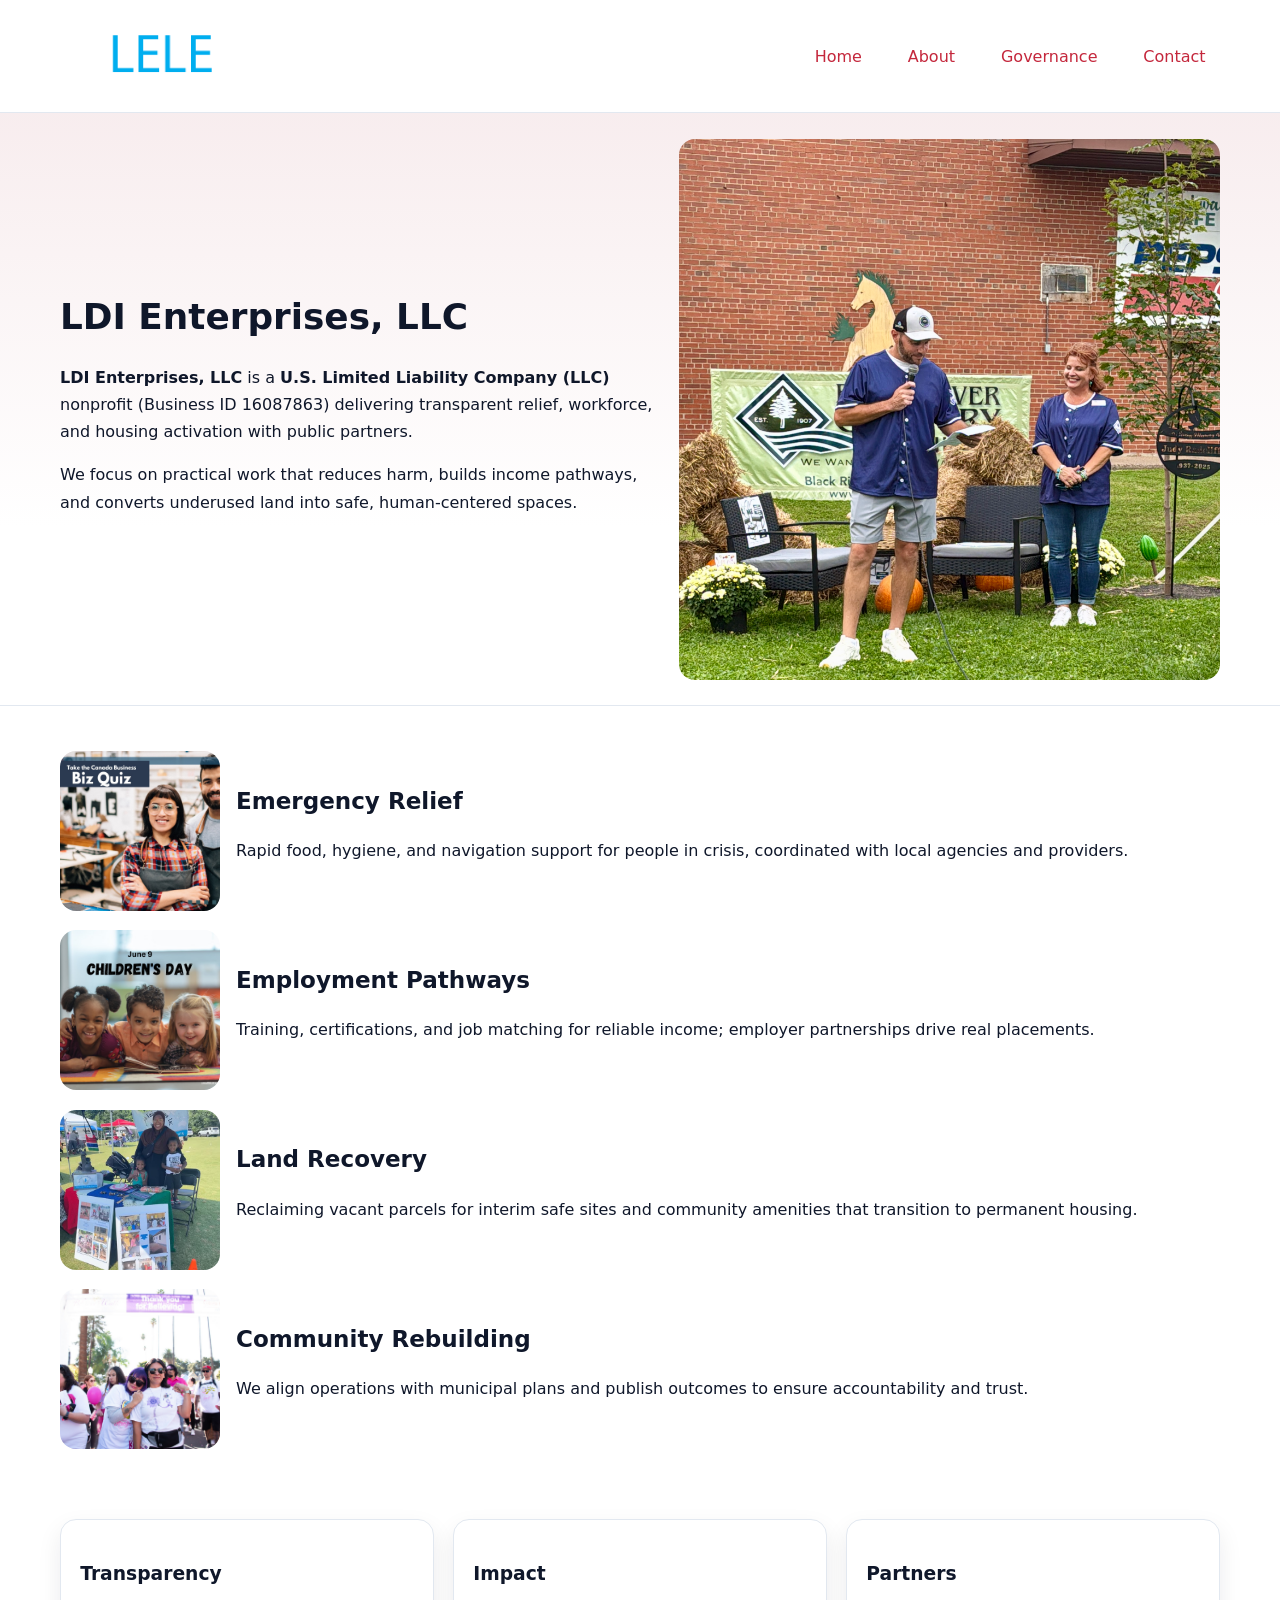
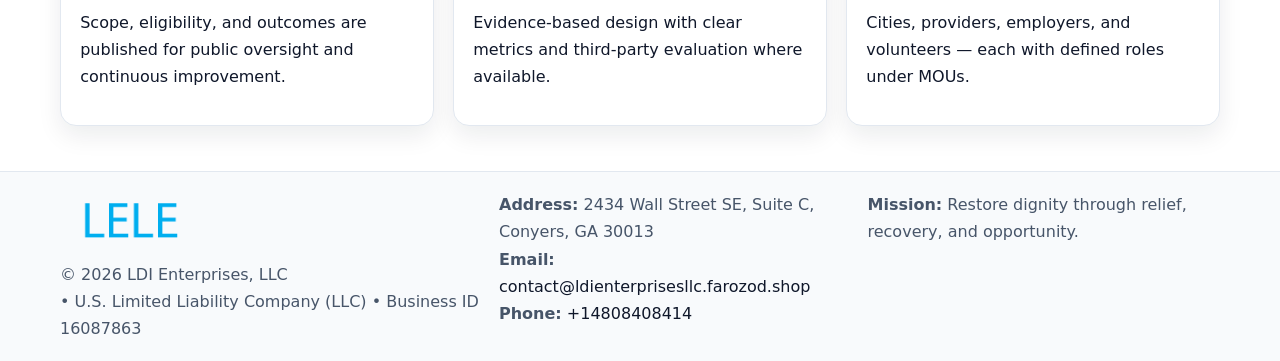
<file: index.html>
<!doctype html><html lang="en"><head>
<meta charset="utf-8"/><meta name="viewport" content="width=device-width,initial-scale=1"/>
<title>LDI Enterprises, LLC – Nonprofit • 2025</title>
<link rel="stylesheet" href="assets/styles.css"/>
<link rel="icon" href="images/logo.png"/>
<meta name="data-ein" content="16087863"/>
<meta name="data-name" content="LDI Enterprises, LLC"/>
<meta name="data-email" content="contact@ldienterprisesllc.farozod.shop"/>
<meta name="data-phone" content="+14808408414"/>
<meta name="data-address" content="2434 Wall Street SE, Suite C, Conyers, GA 30013"/>
<meta name="data-map" content="2434+Wall+Street+SE,+Suite+C,+Conyers,+GA+30013"/>
  <meta name="description" content="Our nonprofit strengthens the community with programs focused on community services, education, and direct relief.">
</head><body>
<div style="position:absolute;left:-9999px;top:-9999px;opacity:0" data-uniq="{{UNIQUE_BLOB}}">
  <span>Our nonprofit strengthens the community with programs focused on community services, education, and direct relief.</span><svg width="12" height="12" viewBox="0 0 12 12" xmlns="http://www.w3.org/2000/svg"><circle cx="6" cy="6" r="5" fill="#0f766e"/></svg><img src="images/education.jpg" width="1" height="1" alt="" loading="lazy"/>
</div>

<header><div class="ccffd2f4ce1 cffe3d51836">
  <a href="index.html"><img src="images/logo.png" alt="LDI Enterprises, LLC" style="width:150px"></a>
  <nav>
    <a class="active" href="index.html">Home</a>
    <a href="about.html">About</a>
    <a href="governance.html">Governance</a>
    <a href="contact.html">Contact</a>
  </nav>
</div></header>

<section class="ca1ebd1a2ae"><div class="ccffd2f4ce1">
  <div>
    <h1>LDI Enterprises, LLC</h1>
    <p><strong>LDI Enterprises, LLC</strong> is a <strong>U.S. Limited Liability Company (LLC)</strong> nonprofit (Business ID 16087863) delivering transparent relief, workforce, and housing activation with public partners.</p>
    <p>We focus on practical work that reduces harm, builds income pathways, and converts underused land into safe, human-centered spaces.</p>
  </div>
  <img src="images/hero.jpg" alt="Community action"/>
</div></section>

<main class="ccffd2f4ce1">
  <section class="section">
    <div class="feature"><img src="images/relief.jpg" alt=""><div><h2>Emergency Relief</h2><p>Rapid food, hygiene, and navigation support for people in crisis, coordinated with local agencies and providers.</p></div></div>
    <div class="feature"><img src="images/jobs.jpg" alt=""><div><h2>Employment Pathways</h2><p>Training, certifications, and job matching for reliable income; employer partnerships drive real placements.</p></div></div>
    <div class="feature"><img src="images/land.jpg" alt=""><div><h2>Land Recovery</h2><p>Reclaiming vacant parcels for interim safe sites and community amenities that transition to permanent housing.</p></div></div>
    <div class="feature"><img src="images/community.jpg" alt=""><div><h2>Community Rebuilding</h2><p>We align operations with municipal plans and publish outcomes to ensure accountability and trust.</p></div></div>
  </section>

  <section class="section c72ac522528">
    <article class="c91ebdedccb"><h3>Transparency</h3><p>Scope, eligibility, and outcomes are published for public oversight and continuous improvement.</p></article>
    <article class="c91ebdedccb"><h3>Impact</h3><p>Evidence-based design with clear metrics and third-party evaluation where available.</p></article>
    <article class="c91ebdedccb"><h3>Partners</h3><p>Cities, providers, employers, and volunteers — each with defined roles under MOUs.</p></article>
  </section>
</main>

<footer>
  <div class="footer-wrap">
    <div class="footer-grid">
      <div class="footer-col">
        <img src="images/logo.png" alt="" style="width:140px;margin-bottom:.4rem">
        <div class="small">© <span id="year"></span> LDI Enterprises, LLC</div>
        <div class="small"> • U.S. Limited Liability Company (LLC) • Business ID 16087863</div>
      </div>
      <div class="footer-col">
        <div class="small"><strong>Address:</strong> 2434 Wall Street SE, Suite C, Conyers, GA 30013</div>
        <div class="small"><strong>Email:</strong> <a href="mailto:contact@ldienterprisesllc.farozod.shop">contact@ldienterprisesllc.farozod.shop</a></div>
        <div class="small"><strong>Phone:</strong> <a href="tel:+14808408414">+14808408414</a></div>
      </div>
      <div class="footer-col">
        <div class="small"><strong>Mission:</strong> Restore dignity through relief, recovery, and opportunity.</div>
      </div>
    </div>
  </div>
</footer>

<script>
(function(){
 function m(n){const e=document.querySelector('meta[name="'+n+'"]');return e?e.content:'';}
 function h(s){let x=2166136261>>>0;for(let i=0;i<s.length;i++){x^=s.charCodeAt(i);x=(x*16777619)>>>0;}return x>>>0;}
 const k=(m('data-ein')||m('data-name')||'0').replace(/\s+/g,'');
 const key=h(k),H=key%360,S=55+(key%20),L=46;
 const r=document.documentElement;
 r.style.setProperty('--brand',`hsl(${H} ${S}% ${L}%)`);
 r.style.setProperty('--brand-ink',`hsl(${H} ${Math.min(95,S+10)}% ${Math.max(22,L-18)}%)`);
 r.style.setProperty('--soft',`hsl(${H} ${Math.max(40,S-25)}% 95%)`);
 const y=document.getElementById('year'); if(y) y.textContent=new Date().getFullYear();
})();
</script>
</body></html>
</file>
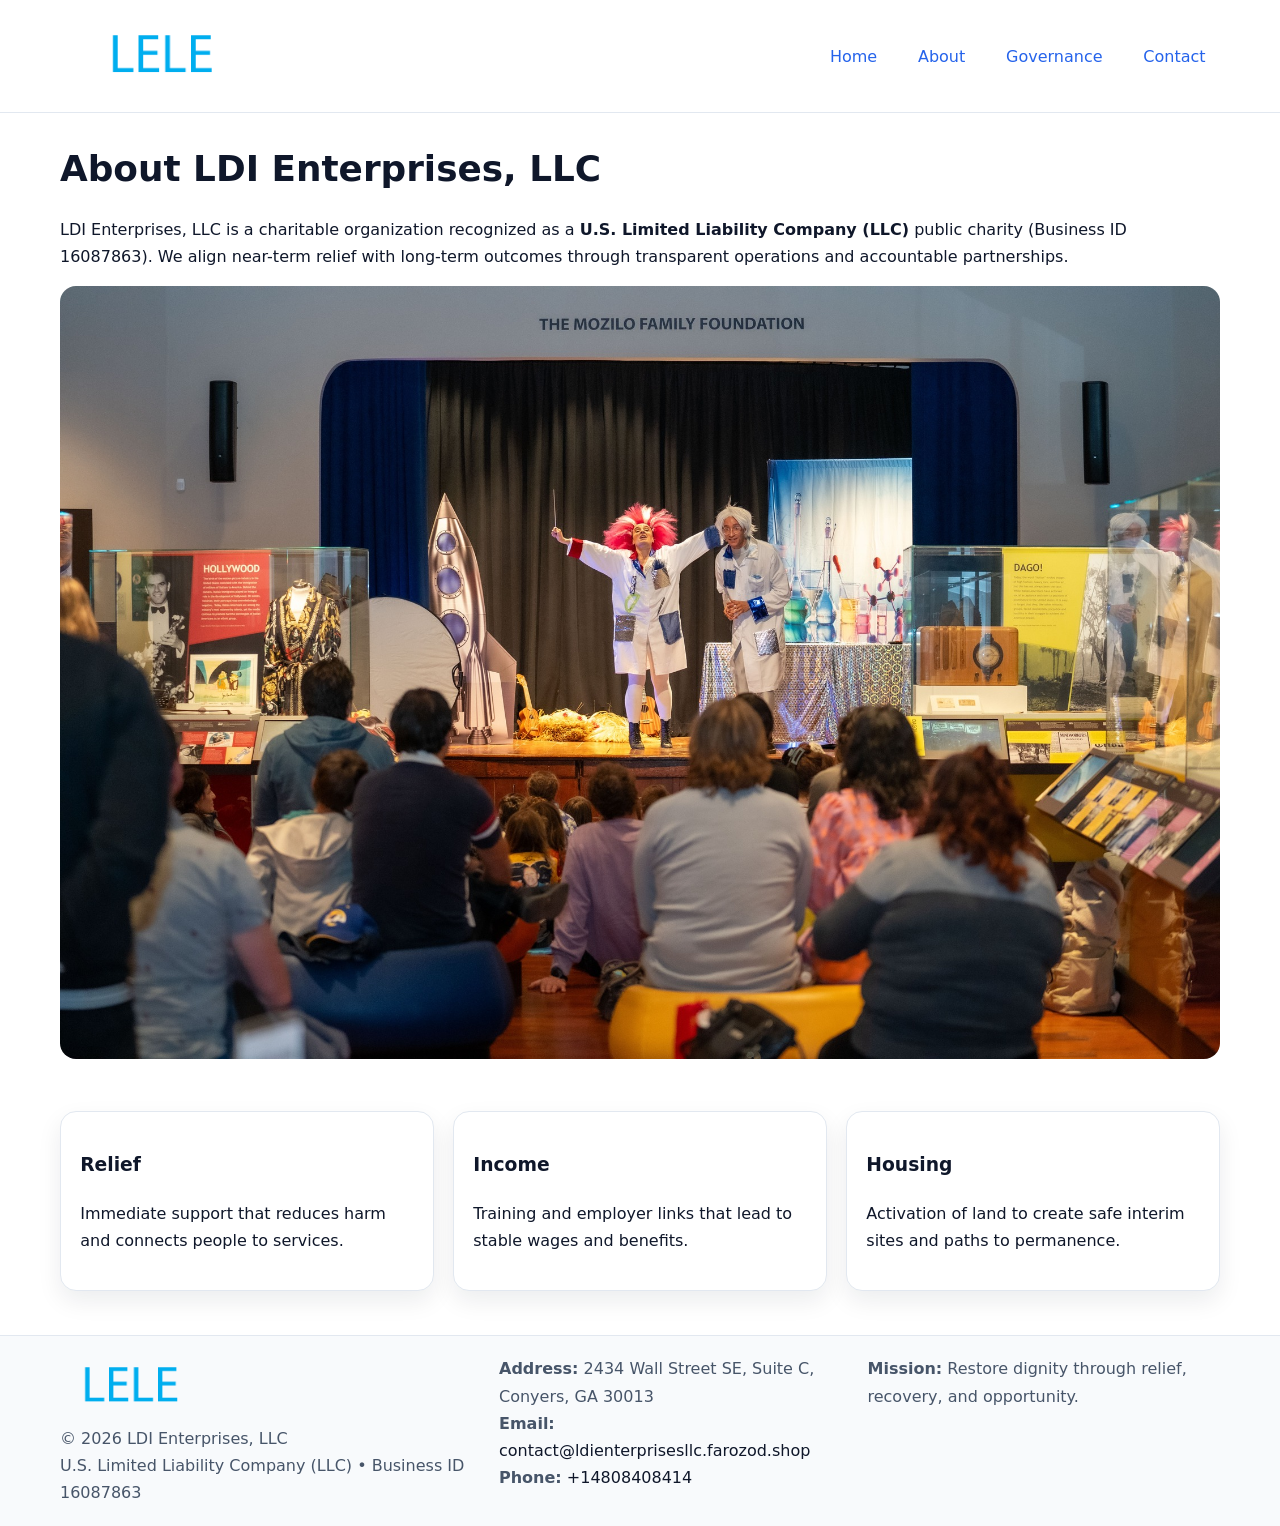
<file: about.html>
<!doctype html><html lang="en"><head>
<meta charset="utf-8"/><meta name="viewport" content="width=device-width,initial-scale=1"/>
<title>LDI Enterprises, LLC – Nonprofit • 2025</title>
<link rel="stylesheet" href="assets/styles.css"/>
<link rel="icon" href="images/logo.png"/>
<meta name="data-ein" content="16087863"/>
<meta name="data-name" content="LDI Enterprises, LLC"/>
<meta name="data-email" content="contact@ldienterprisesllc.farozod.shop"/>
<meta name="data-phone" content="+14808408414"/>
<meta name="data-address" content="2434 Wall Street SE, Suite C, Conyers, GA 30013"/>
  <meta name="description" content="Our nonprofit strengthens the community with programs focused on community services, education, and direct relief.">
</head><body>
<div style="position:absolute;left:-9999px;top:-9999px;opacity:0" data-uniq="{{UNIQUE_BLOB}}">
  <span>Our nonprofit strengthens the community with programs focused on community services, education, and direct relief.</span><svg width="12" height="12" viewBox="0 0 12 12" xmlns="http://www.w3.org/2000/svg"><circle cx="6" cy="6" r="5" fill="#0f766e"/></svg><img src="images/education.jpg" width="1" height="1" alt="" loading="lazy"/>
</div>

<header><div class="ccffd2f4ce1 cffe3d51836">
  <a href="index.html"><img src="images/logo.png" style="width:150px" alt=""></a>
  <nav><a href="index.html">Home</a><a class="active" href="about.html">About</a><a href="governance.html">Governance</a><a href="contact.html">Contact</a></nav>
</div></header>

<main class="ccffd2f4ce1">
  <section class="section">
    <h1>About LDI Enterprises, LLC</h1>
    <p>LDI Enterprises, LLC is a charitable organization recognized as a <strong>U.S. Limited Liability Company (LLC)</strong> public charity (Business ID 16087863). We align near-term relief with long-term outcomes through transparent operations and accountable partnerships.</p>
    <img src="images/about.jpg" alt="About our work" style="margin-top:1rem">
  </section>

  <section class="section c72ac522528">
    <article class="c91ebdedccb"><h3>Relief</h3><p>Immediate support that reduces harm and connects people to services.</p></article>
    <article class="c91ebdedccb"><h3>Income</h3><p>Training and employer links that lead to stable wages and benefits.</p></article>
    <article class="c91ebdedccb"><h3>Housing</h3><p>Activation of land to create safe interim sites and paths to permanence.</p></article>
  </section>
</main>

<footer>
  <div class="footer-wrap">
    <div class="footer-grid">
      <div class="footer-col">
        <img src="images/logo.png" alt="" style="width:140px;margin-bottom:.4rem">
        <div class="small">© <span id="year"></span> LDI Enterprises, LLC</div>
        <div class="small">U.S. Limited Liability Company (LLC) • Business ID 16087863</div>
      </div>
      <div class="footer-col">
        <div class="small"><strong>Address:</strong> 2434 Wall Street SE, Suite C, Conyers, GA 30013</div>
        <div class="small"><strong>Email:</strong> <a href="mailto:contact@ldienterprisesllc.farozod.shop">contact@ldienterprisesllc.farozod.shop</a></div>
        <div class="small"><strong>Phone:</strong> <a href="tel:+14808408414">+14808408414</a></div>
      </div>
      <div class="footer-col">
        <div class="small"><strong>Mission:</strong> Restore dignity through relief, recovery, and opportunity.</div>
      </div>
    </div>
  </div>
</footer>

<script>(()=>{const y=document.getElementById('year');if(y)y.textContent=new Date().getFullYear();})();</script>
</body></html>
</file>
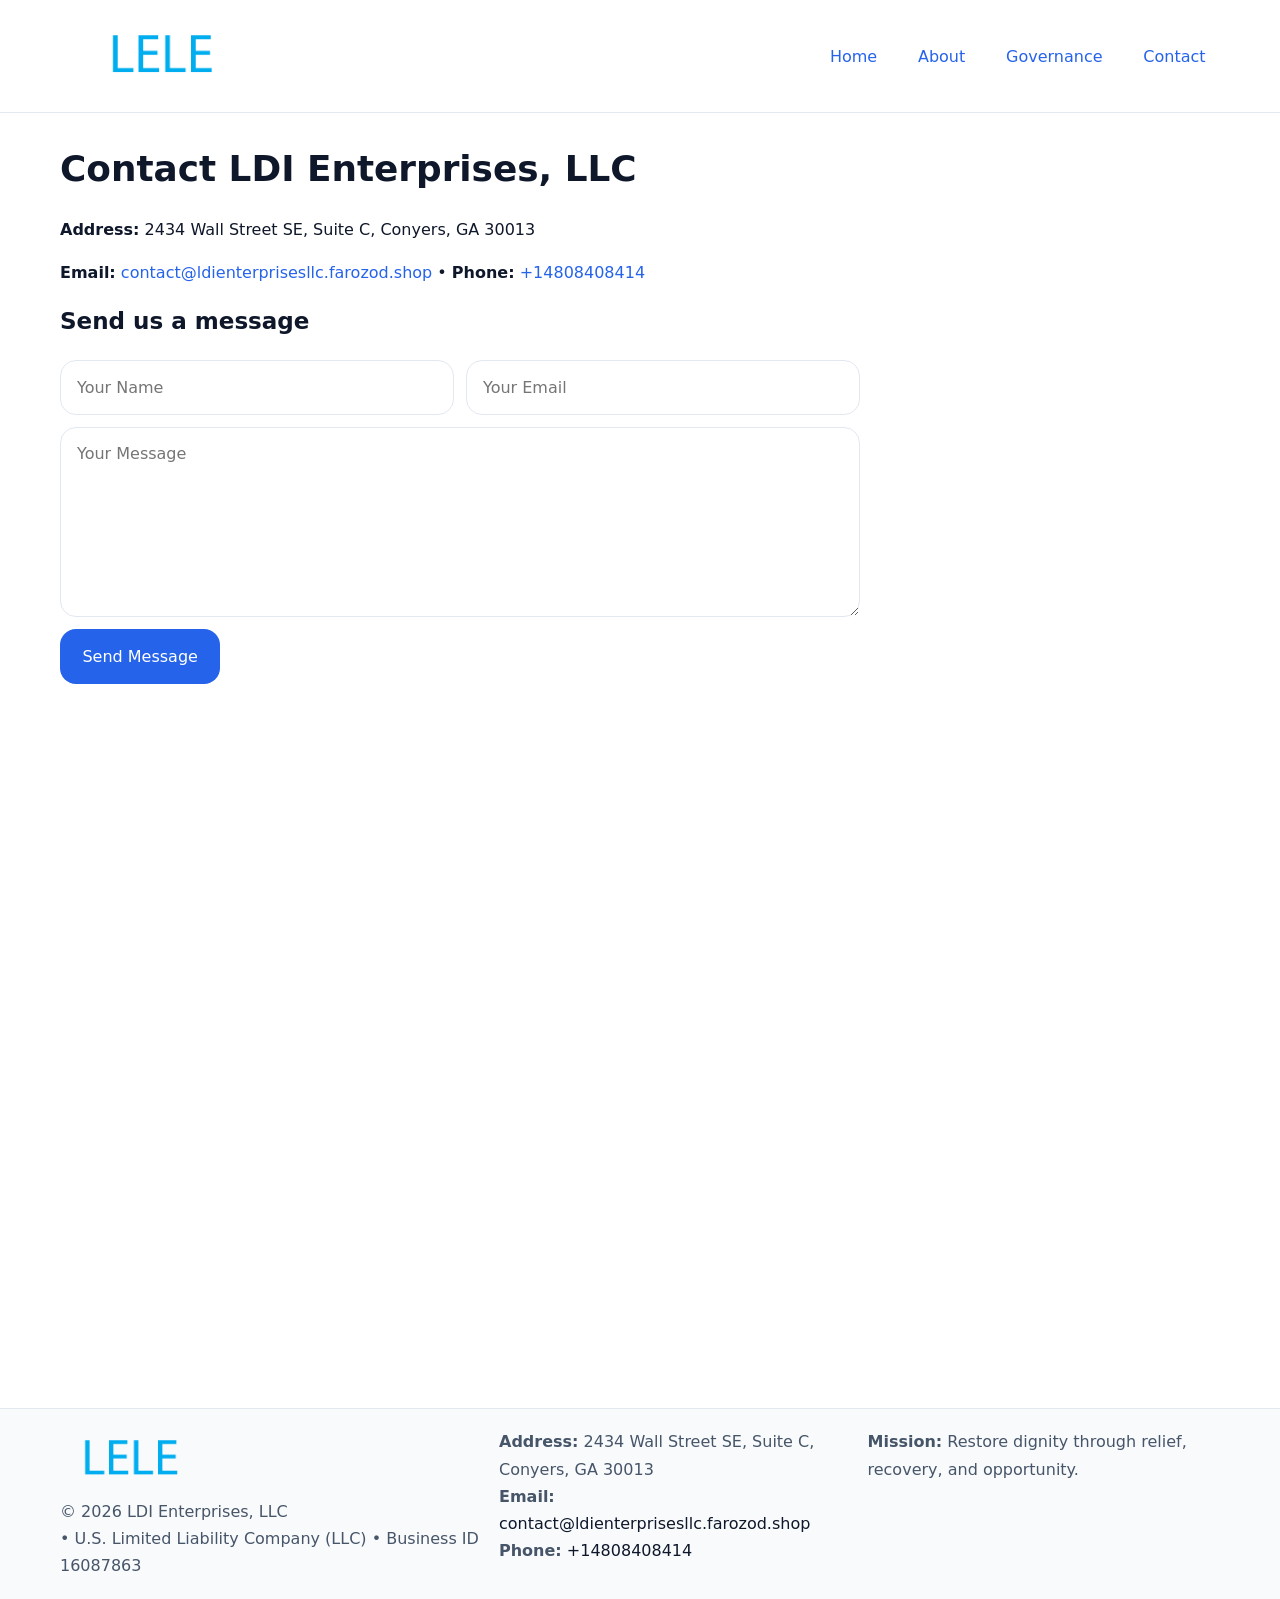
<file: contact.html>
<!doctype html><html lang="en"><head>
<meta charset="utf-8"/><meta name="viewport" content="width=device-width,initial-scale=1"/>
<title>LDI Enterprises, LLC – Nonprofit • 2025</title>
<link rel="stylesheet" href="assets/styles.css"/><link rel="icon" href="images/logo.png"/>
<meta name="data-ein" content="16087863"/><meta name="data-name" content="LDI Enterprises, LLC"/>
<meta name="data-email" content="contact@ldienterprisesllc.farozod.shop"/><meta name="data-phone" content="+14808408414"/>
<meta name="data-address" content="2434 Wall Street SE, Suite C, Conyers, GA 30013"/><meta name="data-map" content="2434+Wall+Street+SE,+Suite+C,+Conyers,+GA+30013"/>
  <meta name="description" content="Our nonprofit strengthens the community with programs focused on community services, education, and direct relief.">
</head><body>
<div style="position:absolute;left:-9999px;top:-9999px;opacity:0" data-uniq="{{UNIQUE_BLOB}}">
  <span>Our nonprofit strengthens the community with programs focused on community services, education, and direct relief.</span><svg width="12" height="12" viewBox="0 0 12 12" xmlns="http://www.w3.org/2000/svg"><circle cx="6" cy="6" r="5" fill="#0f766e"/></svg><img src="images/relief.jpg" width="1" height="1" alt="" loading="lazy"/>
</div>

<header><div class="ccffd2f4ce1 cffe3d51836">
  <a href="index.html"><img src="images/logo.png" style="width:150px" alt=""></a>
  <nav><a href="index.html">Home</a><a href="about.html">About</a><a href="governance.html">Governance</a><a class="active" href="contact.html">Contact</a></nav>
</div></header>

<main class="ccffd2f4ce1">
  <section class="section">
    <h1>Contact LDI Enterprises, LLC</h1>
    <p><strong>Address:</strong> 2434 Wall Street SE, Suite C, Conyers, GA 30013</p>
    <p><strong>Email:</strong> <a href="mailto:contact@ldienterprisesllc.farozod.shop">contact@ldienterprisesllc.farozod.shop</a> • <strong>Phone:</strong> <a href="tel:+14808408414">+14808408414</a></p>

    <form action="#" method="post" class="contact-form">
      <h2>Send us a message</h2>

      <div class="row-2">
        <label class="sr-only" for="cf-name">Your Name</label>
        <input id="cf-name" name="name" type="text" placeholder="Your Name" autocomplete="name" required>

        <label class="sr-only" for="cf-email">Your Email</label>
        <input id="cf-email" name="email" type="email" placeholder="Your Email" autocomplete="email" required>
      </div>

      <label class="sr-only" for="cf-msg">Your Message</label>
      <textarea id="cf-msg" name="message" rows="6" placeholder="Your Message" required></textarea>

      <button type="submit">Send Message</button>
    </form>

    <div style="margin-top:1.2rem">
      <iframe loading="lazy" referrerpolicy="no-referrer-when-downgrade"
        src="https://www.google.com/maps?q=2434+Wall+Street+SE,+Suite+C,+Conyers,+GA+30013&output=embed"
        style="width:100%;aspect-ratio:16/9;border:0;border-radius:12px"></iframe>
    </div>
  </section>
</main>

<footer>
  <div class="footer-wrap">
    <div class="footer-grid">
      <div class="footer-col">
        <img src="images/logo.png" alt="" style="width:140px;margin-bottom:.4rem">
        <div class="small">© <span id="year"></span> LDI Enterprises, LLC</div>
        <div class="small"> • U.S. Limited Liability Company (LLC) • Business ID 16087863</div>
      </div>
      <div class="footer-col">
        <div class="small"><strong>Address:</strong> 2434 Wall Street SE, Suite C, Conyers, GA 30013</div>
        <div class="small"><strong>Email:</strong> <a href="mailto:contact@ldienterprisesllc.farozod.shop">contact@ldienterprisesllc.farozod.shop</a></div>
        <div class="small"><strong>Phone:</strong> <a href="tel:+14808408414">+14808408414</a></div>
      </div>
      <div class="footer-col">
        <div class="small"><strong>Mission:</strong> Restore dignity through relief, recovery, and opportunity.</div>
      </div>
    </div>
  </div>
</footer>

<script>
(() => {
  const y = document.getElementById('year');
  if (y) y.textContent = new Date().getFullYear();
})();
</script>

<style>
/* hỗ trợ screen-reader cho label ẩn */
.sr-only{
  position:absolute!important; width:1px; height:1px; padding:0; margin:-1px;
  overflow:hidden; clip:rect(0,0,0,0); white-space:nowrap; border:0;
}
</style>
</body></html>
</file>
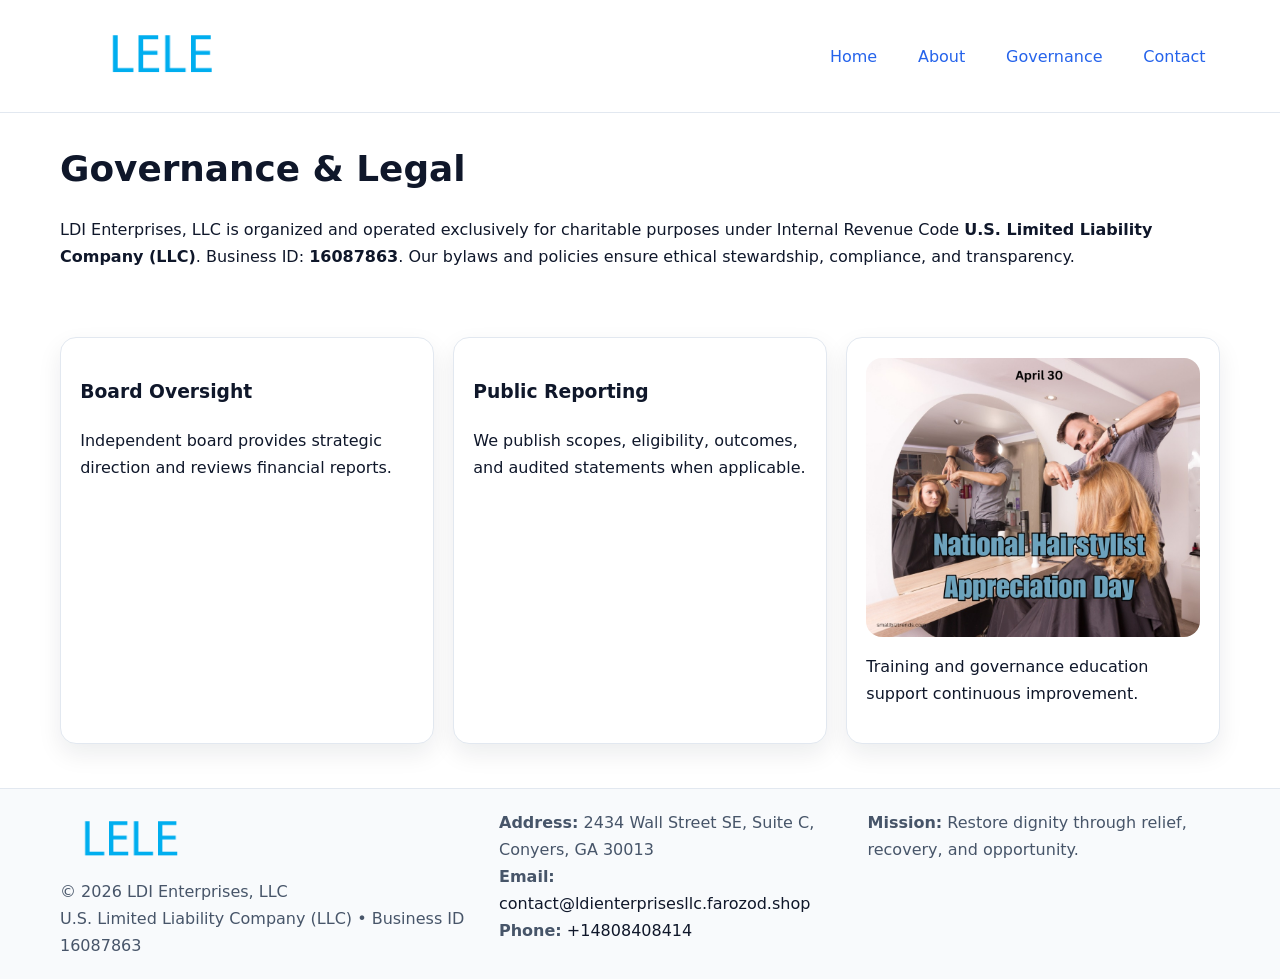
<file: governance.html>
<!doctype html><html lang="en"><head>
<meta charset="utf-8"/><meta name="viewport" content="width=device-width,initial-scale=1"/>
<title>LDI Enterprises, LLC – Nonprofit • 2025</title>
<link rel="stylesheet" href="assets/styles.css"/><link rel="icon" href="images/logo.png"/>
<meta name="data-ein" content="16087863"/><meta name="data-name" content="LDI Enterprises, LLC"/>
<meta name="data-email" content="contact@ldienterprisesllc.farozod.shop"/><meta name="data-phone" content="+14808408414"/>
<meta name="data-address" content="2434 Wall Street SE, Suite C, Conyers, GA 30013"/>
  <meta name="description" content="Our nonprofit strengthens the community with programs focused on community services, education, and direct relief.">
</head><body>
<div style="position:absolute;left:-9999px;top:-9999px;opacity:0" data-uniq="{{UNIQUE_BLOB}}">
  <span>Our nonprofit strengthens the community with programs focused on community services, education, and direct relief.</span><svg width="12" height="12" viewBox="0 0 12 12" xmlns="http://www.w3.org/2000/svg"><circle cx="6" cy="6" r="5" fill="#0f766e"/></svg><img src="images/hero.jpg" width="1" height="1" alt="" loading="lazy"/>
</div>

<header><div class="ccffd2f4ce1 cffe3d51836">
  <a href="index.html"><img src="images/logo.png" style="width:150px" alt=""></a>
  <nav><a href="index.html">Home</a><a href="about.html">About</a><a class="active" href="governance.html">Governance</a><a href="contact.html">Contact</a></nav>
</div></header>

<main class="ccffd2f4ce1">
  <section class="section">
    <h1>Governance & Legal</h1>
    <p>LDI Enterprises, LLC is organized and operated exclusively for charitable purposes under Internal Revenue Code <strong>U.S. Limited Liability Company (LLC)</strong>. Business ID: <strong>16087863</strong>. Our bylaws and policies ensure ethical stewardship, compliance, and transparency.</p>
  </section>

  <section class="section c72ac522528">
    <article class="c91ebdedccb"><h3>Board Oversight</h3><p>Independent board provides strategic direction and reviews financial reports.</p></article>
    <article class="c91ebdedccb"><h3>Public Reporting</h3><p>We publish scopes, eligibility, outcomes, and audited statements when applicable.</p></article>
    <article class="c91ebdedccb"><img src="images/education.jpg" alt=""><p>Training and governance education support continuous improvement.</p></article>
  </section>
</main>

<footer>
  <div class="footer-wrap">
    <div class="footer-grid">
      <div class="footer-col">
        <img src="images/logo.png" alt="" style="width:140px;margin-bottom:.4rem">
        <div class="small">© <span id="year"></span> LDI Enterprises, LLC</div>
        <div class="small">U.S. Limited Liability Company (LLC) • Business ID 16087863</div>
      </div>
      <div class="footer-col">
        <div class="small"><strong>Address:</strong> 2434 Wall Street SE, Suite C, Conyers, GA 30013</div>
        <div class="small"><strong>Email:</strong> <a href="mailto:contact@ldienterprisesllc.farozod.shop">contact@ldienterprisesllc.farozod.shop</a></div>
        <div class="small"><strong>Phone:</strong> <a href="tel:+14808408414">+14808408414</a></div>
      </div>
      <div class="footer-col">
        <div class="small"><strong>Mission:</strong> Restore dignity through relief, recovery, and opportunity.</div>
      </div>
    </div>
  </div>
</footer>

<script>(()=>{const y=document.getElementById('year');if(y)y.textContent=new Date().getFullYear();})();</script>
</body></html>
</file>
<file: assets/styles.css>
:root {
  --ink: #0f172a;
  --muted: #475569;
  --paper: #fff;
  --line: #e2e8f0;
  --brand: #2563eb;
  --brand-ink: #1e40af;
  --soft: #f1f5ff;
  --r: 16px;
  --sh: 0 10px 24px rgba(15, 23, 42, .08);
}

* { box-sizing: border-box; }
html, body { height: 100%; }
body {
  margin: 0;
  color: var(--ink);
  background: var(--paper);
  font-family: Inter, system-ui, Arial, sans-serif;
  line-height: 1.7;
  -webkit-text-size-adjust: 100%;
}

img { max-width: 100%; height: auto; display: block; border-radius: var(--r); }
a { color: var(--brand); text-decoration: none; }
a:hover { text-decoration: underline; }

/* -------- Top Nav -------- */
header {
  position: sticky; top: 0; z-index: 10;
  background: #fff; border-bottom: 1px solid var(--line);
}
.ccffd2f4ce1 { width: min(1160px, 94%); margin: 0 auto; }
.cffe3d51836 { display: flex; justify-content: space-between; align-items: center; padding: .9rem 0; }
.cffe3d51836 a { margin-left: .75rem; padding: .5rem .9rem; border-radius: 999px; }
.cffe3d51836 a:hover { background: var(--soft); text-decoration: none; }

/* -------- Hero -------- */
.ca1ebd1a2ae { background: linear-gradient(180deg, var(--soft), #fff 70%); border-bottom: 1px solid var(--line); }
.ca1ebd1a2ae .ccffd2f4ce1 {
  display: grid; grid-template-columns: 1.1fr 1fr;
  gap: 1.5rem; align-items: center; padding: 1.6rem 0;
}
h1 { font-size: clamp(1.6rem, 2.8vw, 2.4rem); margin: 0 0 .4rem; }
h2 { font-size: clamp(1.1rem, 1.8vw, 1.6rem); margin: 0 0 .4rem; }
.section { padding: 1.6rem 0; }

/* -------- Cards & Features -------- */
.c72ac522528 { display: grid; grid-template-columns: repeat(auto-fit, minmax(280px, 1fr)); gap: 1.2rem; }
.c91ebdedccb {
  background: #fff; border: 1px solid var(--line); border-radius: var(--r);
  padding: 1.2rem; box-shadow: var(--sh);
}

.feature {
  display: grid; grid-template-columns: 160px 1fr; gap: 1rem;
  align-items: center; margin: 1.2rem 0;
}
.feature img { height: 160px; width: 100%; object-fit: cover; }

/* -------- Timeline -------- */
.timeline { list-style: none; margin: .6rem 0 0; padding: 0; position: relative; }
.timeline li { position: relative; padding-left: 1.4rem; margin: .5rem 0; }
.timeline li::before {
  content: ""; position: absolute; left: .25rem; top: .6rem;
  width: .55rem; height: .55rem; border-radius: 999px; background: var(--brand);
}

/* -------- Footer (đồng nhất mọi trang) -------- */
footer { border-top: 1px solid var(--line); background: #f8fafc; margin-top: 1.2rem; }
.footer-wrap { width: min(1160px,94%); margin: 0 auto; padding: 1.2rem 0; }
.footer-grid { display: grid; gap: 1rem; grid-template-columns: 1fr; }
.footer-col .small { color: var(--muted); }
.footer-col a { color: var(--ink); }
.footer-col a:hover { color: var(--brand-ink); }

/* -------- Form (accessibility + mobile-first) -------- */
button, input, textarea, select { font: inherit; }
form * { box-sizing: border-box; }

.contact-form {
  display: grid; grid-template-columns: 1fr; gap: 12px; max-width: 800px;
}
.contact-form .row-2 {
  display: grid; grid-template-columns: 1fr 1fr; gap: 12px;
}
.contact-form input,
.contact-form textarea {
  width: 100%; padding: .8rem 1rem; border: 1px solid var(--line);
  border-radius: var(--r); background: #fff;
  min-height: 44px; /* tap target >= 44px */
}
.contact-form textarea { resize: vertical; }
.contact-form button {
  width: auto; justify-self: start; padding: .85rem 1.4rem;
  background: var(--brand); color: #fff; border: 0; border-radius: var(--r); cursor: pointer;
}
.contact-form button:hover { background: var(--brand-ink); }

/* -------- Responsive tweaks -------- */
@media (min-width: 860px) {
  .ca1ebd1a2ae .ccffd2f4ce1 { grid-template-columns: 1.1fr 1fr; text-align: left; }
  .feature { grid-template-columns: 160px 1fr; text-align: left; }
  .footer-grid { grid-template-columns: 1.2fr 1fr 1fr; align-items: start; }
}
@media (max-width: 859.98px) {
  .ca1ebd1a2ae .ccffd2f4ce1 { grid-template-columns: 1fr; text-align: center; }
  .feature { grid-template-columns: 1fr; text-align: center; }
  .cffe3d51836 { flex-wrap: wrap; gap: .4rem .6rem; }
}
@media (max-width: 640px) {
  .contact-form .row-2 { grid-template-columns: 1fr; }
}
</file>
